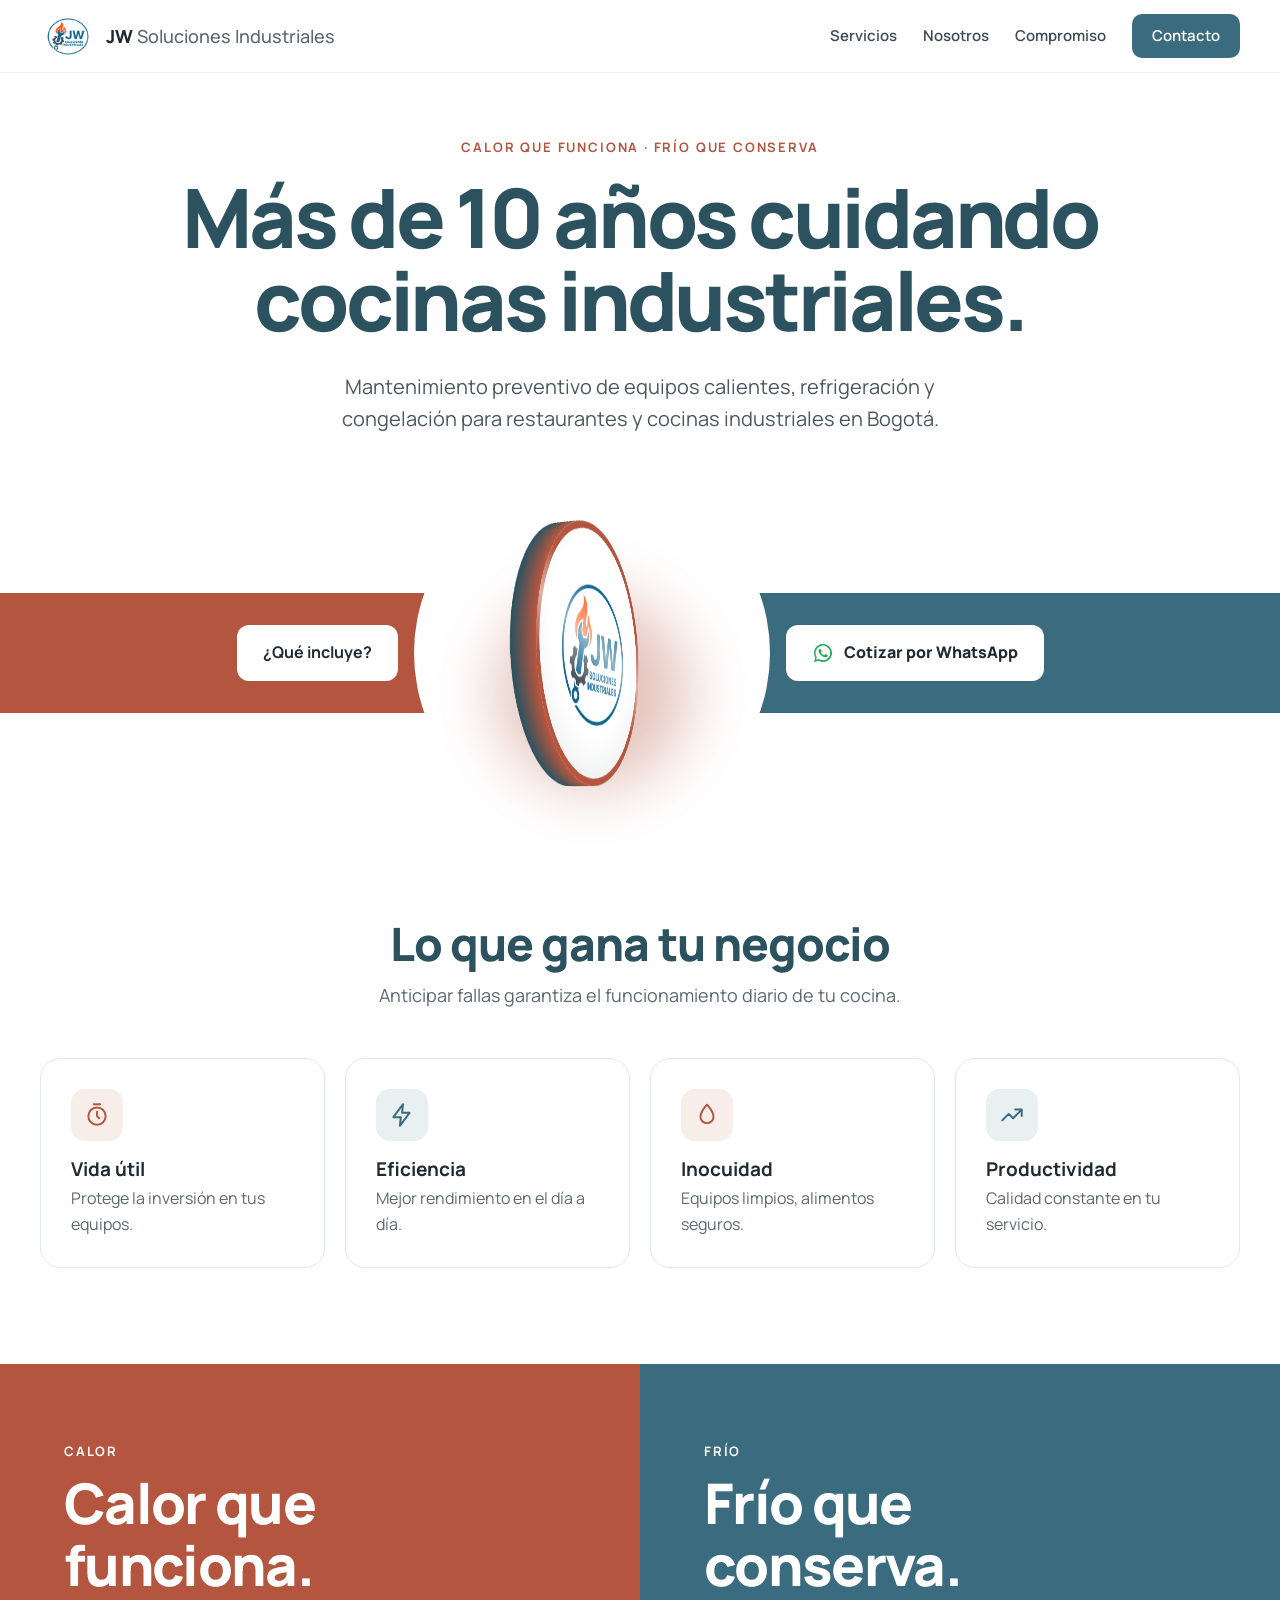
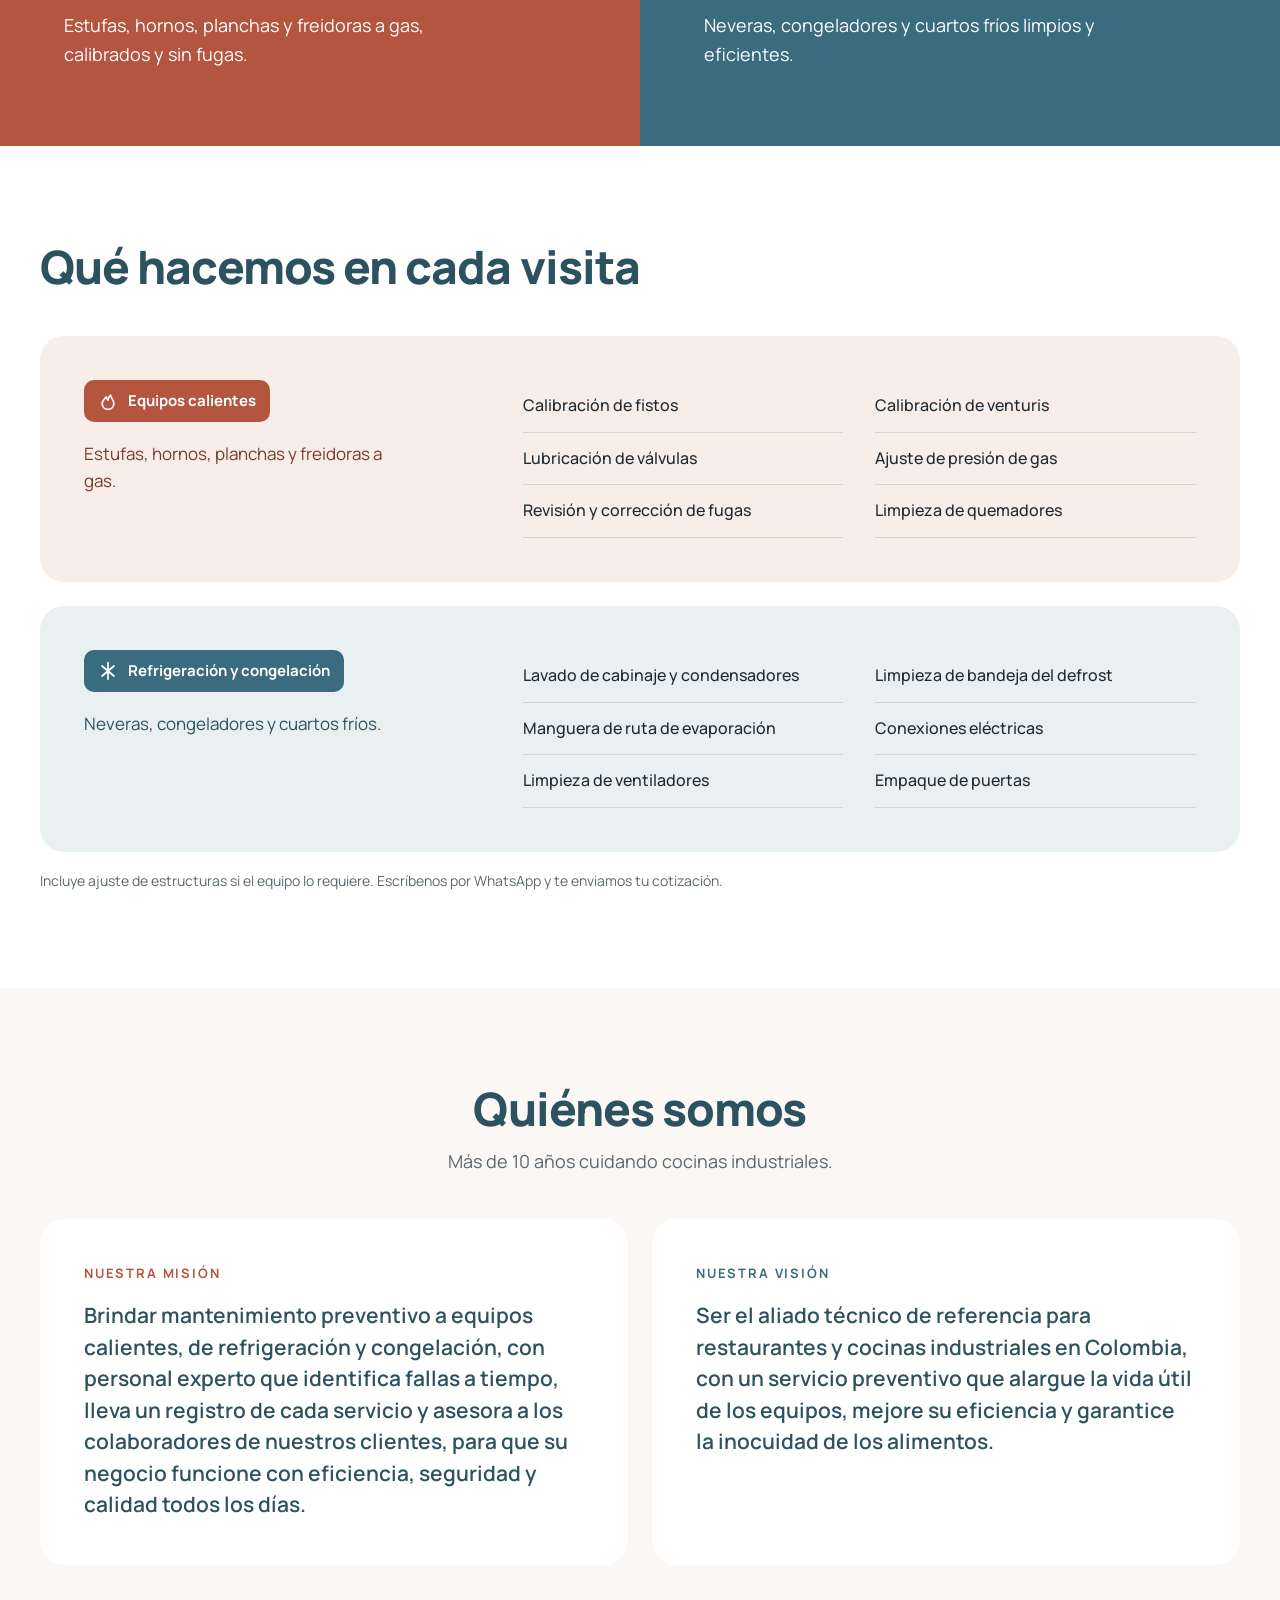
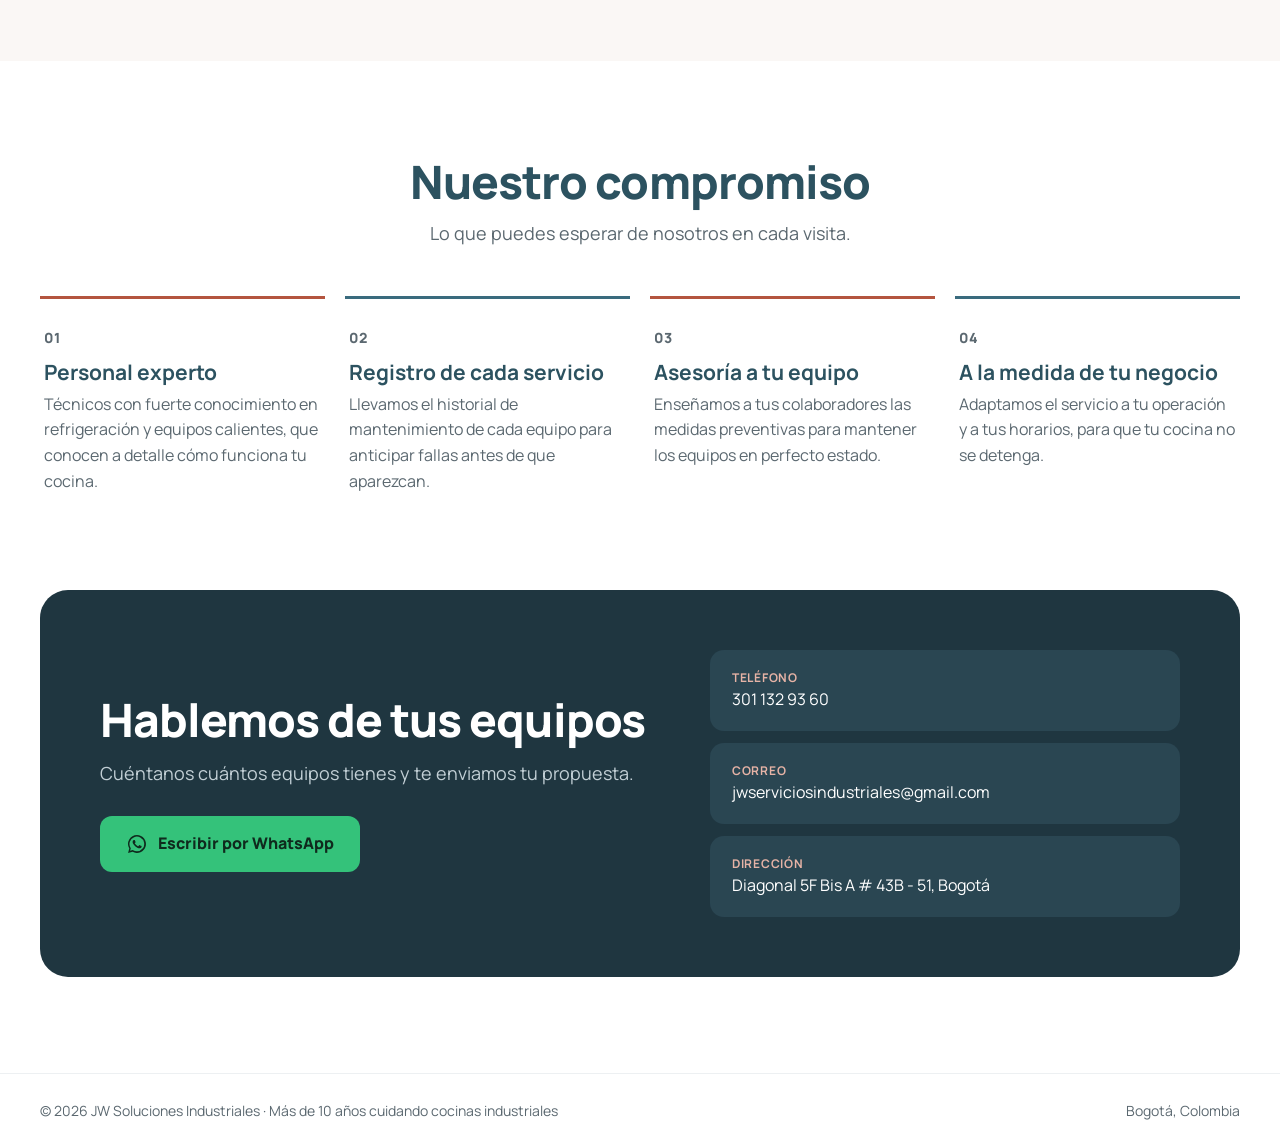
<file: index.html>
<!doctype html>
<!--
  =====================================================================
  JW Soluciones Industriales — Página web
  ---------------------------------------------------------------------
  Este archivo solo arma el "esqueleto" y carga las demás piezas:

    css/estilos.css     → diseño (colores, tamaños, espacios)
    js/modelo.js        → MODELO: datos y textos de la empresa
    js/vista.js         → VISTA: convierte los datos en HTML
    js/controlador.js   → CONTROLADOR: arranca la página y el logo 3D
    img/logo-jw.png     → logo

  Para cambiar textos o datos de contacto, edita js/modelo.js.
  =====================================================================
-->
<html lang="es">
<head>
  <meta charset="utf-8">
  <meta name="viewport" content="width=device-width, initial-scale=1">

  <!-- Información para Google y para cuando se comparte el enlace -->
  <title>JW Soluciones Industriales | Mantenimiento de equipos de cocina en Bogotá</title>
  <meta name="description" content="Más de 10 años cuidando cocinas industriales. Mantenimiento preventivo de equipos calientes, refrigeración y congelación en Bogotá.">

  <!-- Dirección oficial de la página (evita duplicados en Google) -->
  <link rel="canonical" href="https://jwsoluciones.com/">

  <!-- Vista previa al compartir el enlace (WhatsApp, Facebook, etc.) -->
  <meta property="og:type" content="website">
  <meta property="og:url" content="https://jwsoluciones.com/">
  <meta property="og:title" content="JW Soluciones Industriales | Mantenimiento de equipos de cocina en Bogotá">
  <meta property="og:description" content="Más de 10 años cuidando cocinas industriales. Mantenimiento preventivo de equipos calientes, refrigeración y congelación en Bogotá.">
  <meta property="og:image" content="https://jwsoluciones.com/img/logo-jw.png">
  <meta property="og:locale" content="es_CO">

  <!-- Ícono de la pestaña del navegador (el Controlador lo toma del Modelo) -->
  <link rel="icon" id="favicon" href="img/logo-jw.png">

  <!-- Tipografía Manrope desde Google Fonts -->
  <link rel="preconnect" href="https://fonts.googleapis.com">
  <link rel="preconnect" href="https://fonts.gstatic.com" crossorigin>
  <link href="https://fonts.googleapis.com/css2?family=Manrope:wght@400;500;600;700;800&display=swap" rel="stylesheet">

  <!-- Estilos de la página -->
  <link rel="stylesheet" href="css/estilos.css">
</head>
<body>

  <!-- Aquí la Vista dibuja toda la página -->
  <div id="app"></div>

  <!-- Mensaje solo si el navegador tiene JavaScript desactivado -->
  <noscript>
    <p class="aviso-sin-js">Para ver esta página activa JavaScript en tu navegador. Contáctanos al 301 132 93 60.</p>
  </noscript>

  <!-- Scripts en orden: primero los datos, luego la vista y al final el controlador -->
  <script src="js/modelo.js"></script>
  <script src="js/vista.js"></script>
  <script src="js/controlador.js"></script>
</body>
</html>
</file>
<file: css/estilos.css>
/* =====================================================================
   ESTILOS — JW Soluciones Industriales
   ---------------------------------------------------------------------
   Orden del archivo:
     1. Variables (colores y medidas)
     2. Base (reinicio y tipografía general)
     3. Componentes reutilizables (contenedor, botones, títulos)
     4. Secciones de la página, en el mismo orden en que aparecen
     5. Accesibilidad (movimiento reducido)
   ===================================================================== */


/* ---------------------------------------------------------------------
   1. VARIABLES
   Cambia aquí los colores de toda la página.
   --------------------------------------------------------------------- */
:root {
  /* Color cálido (línea de calor) */
  --terracota: #B4553F;
  --terracota-claro: #F7EDE9;
  --terracota-borde: #EBCFC5;
  --terracota-texto: #7A3B2B;

  /* Color frío (línea de refrigeración) */
  --petroleo: #3A6B7E;
  --petroleo-claro: #E9F0F2;
  --petroleo-borde: #C9DADF;

  /* Textos y fondos */
  --titulo: #2C5260;
  --texto: #1E2B33;
  --texto-suave: #5B6870;
  --linea: #E3E8EB;
  --fondo-suave: #FAF7F5;
  --oscuro: #1F3640;          /* fondo del bloque de contacto */
  --oscuro-tarjeta: #2A4652;

  /* WhatsApp */
  --whatsapp: #34C27A;
  --whatsapp-texto: #0F2A1D;
  --whatsapp-icono: #1FA855;

  /* Medidas */
  --ancho-maximo: 1200px;
  --radio-grande: 24px;
  --radio-medio: 14px;
}


/* ---------------------------------------------------------------------
   2. BASE
   --------------------------------------------------------------------- */
* {
  box-sizing: border-box;
  margin: 0;
  padding: 0;
}

html {
  scroll-behavior: smooth;
}

body {
  font-family: "Manrope", system-ui, sans-serif;
  color: var(--texto);
  background: #ffffff;
  line-height: 1.6;
}

img {
  max-width: 100%;
  display: block;
}

a {
  color: var(--petroleo);
}

h1,
h2,
h3 {
  line-height: 1.1;
}


/* ---------------------------------------------------------------------
   3. COMPONENTES REUTILIZABLES
   --------------------------------------------------------------------- */

/* Ancho máximo centrado con margen lateral de 24px */
.contenedor {
  width: min(var(--ancho-maximo), 100% - 48px);
  margin-inline: auto;
}

/* Espaciado vertical estándar de cada sección */
.seccion {
  padding: 96px 0;
}

.titulo-seccion {
  font-size: clamp(28px, 3.8vw, 46px);
  font-weight: 800;
  letter-spacing: -0.02em;
  color: var(--titulo);
}

.centrado {
  text-align: center;
}

.subtitulo {
  margin: 12px auto 48px;
  color: var(--texto-suave);
  font-size: 18px;
  max-width: 560px;
}

/* Botones */
.btn {
  display: inline-flex;
  align-items: center;
  gap: 10px;
  text-decoration: none;
  font-weight: 700;
  font-size: 16px;
  padding: 15px 26px;
  border-radius: 12px;
  transition: transform 0.15s, filter 0.15s;
}

.btn:hover {
  transform: translateY(-2px);
  filter: brightness(1.04);
}

.btn--blanco {
  background: #ffffff;
  color: var(--texto);
}

.btn--whatsapp {
  background: var(--whatsapp);
  color: var(--whatsapp-texto);
  font-weight: 800;
}

.btn--whatsapp svg {
  width: 22px;
  height: 22px;
  fill: currentColor;
  flex: none;
}

/* Variante blanca del botón de WhatsApp (el de arriba, junto al logo) */
.btn--whatsapp.btn--blanco {
  background: #ffffff;
  color: var(--texto);
}

.btn--whatsapp.btn--blanco svg {
  fill: var(--whatsapp-icono);
}

/* Íconos de línea (beneficios y etiquetas de servicio) */
.icono {
  width: 52px;
  height: 52px;
  border-radius: var(--radio-medio);
  display: grid;
  place-items: center;
}

.icono svg {
  width: 26px;
  height: 26px;
  fill: none;
  stroke-width: 1.8;
  stroke-linecap: round;
  stroke-linejoin: round;
}

.icono--calor { background: var(--terracota-claro); }
.icono--calor svg { stroke: var(--terracota); }
.icono--frio { background: var(--petroleo-claro); }
.icono--frio svg { stroke: var(--petroleo); }


/* ---------------------------------------------------------------------
   4. SECCIONES
   --------------------------------------------------------------------- */

/* 4.1 Encabezado fijo con menú */
.encabezado {
  position: sticky;
  top: 0;
  z-index: 20;
  background: #ffffff;
  border-bottom: 1px solid #EDF0F2;
}

.encabezado .contenedor {
  display: flex;
  flex-wrap: wrap;
  align-items: center;
  justify-content: space-between;
  gap: 12px 24px;
  padding: 14px 0;
}

.marca {
  display: flex;
  align-items: center;
  gap: 12px;
  text-decoration: none;
  color: var(--texto);
  font-weight: 800;
  font-size: 18px;
}

.marca img {
  height: 44px;
  width: auto;
}

.marca__resto {
  font-weight: 500;
  color: var(--texto-suave);
}

.menu {
  display: flex;
  flex-wrap: wrap;
  align-items: center;
  gap: 8px 26px;
  font-size: 15px;
  font-weight: 600;
}

.menu a {
  text-decoration: none;
  color: #3E4B53;
}

.menu a:hover {
  color: var(--terracota);
}

.menu .menu__contacto {
  color: #ffffff;
  background: var(--petroleo);
  padding: 10px 20px;
  border-radius: 10px;
}

.menu .menu__contacto:hover {
  color: #ffffff;
  filter: brightness(1.1);
}

/* 4.2 Portada: frase corta + título + introducción */
.portada {
  text-align: center;
  padding: 64px 0 0;
}

.portada__frase {
  font-size: 13px;
  font-weight: 700;
  letter-spacing: 0.14em;
  text-transform: uppercase;
  color: var(--terracota);
  margin-bottom: 18px;
}

.portada__titulo {
  font-size: clamp(38px, 6.4vw, 88px);
  font-weight: 800;
  letter-spacing: -0.04em;
  line-height: 1.02;
  color: var(--titulo);
  max-width: 1000px;
  margin-inline: auto;
}

.portada__intro {
  margin: 28px auto 0;
  font-size: clamp(17px, 2vw, 20px);
  color: #4A575F;
  max-width: 620px;
}

/* 4.3 Franja de dos colores con el logo 3D al centro */
.franja {
  position: relative;
  margin-top: 48px;
}

.franja::before,
.franja::after {
  content: "";
  position: absolute;
  top: 50%;
  width: 50%;
  height: 120px;
  transform: translateY(-50%);
}

.franja::before { left: 0; background: var(--terracota); }
.franja::after { right: 0; background: var(--petroleo); }

.franja .contenedor {
  position: relative;
  z-index: 1;
  display: flex;
  flex-wrap: wrap;
  justify-content: center;
  align-items: center;
  gap: 24px;
}

/* Logo 3D: una "moneda" con canto de colores que gira */
.moneda-marco {
  background: #ffffff;
  border-radius: 50%;
  padding: 20px;
  box-shadow: 0 0 0 8px #ffffff;
}

.moneda {
  --tam: min(300px, 64vw);
  width: var(--tam);
  height: var(--tam);
  position: relative;
  display: block;
  border: 0;
  padding: 0;
  background: transparent;
  cursor: grab;
  perspective: 1100px;
}

.moneda:focus-visible {
  outline: 3px solid var(--petroleo);
  outline-offset: 6px;
  border-radius: 50%;
}

.moneda__brillo {
  position: absolute;
  inset: 14%;
  border-radius: 50%;
  background: var(--terracota);
  opacity: 0.35;
  filter: blur(34px);
  transform: translateY(18%) scale(0.9);
}

.moneda__cuerpo {
  position: absolute;
  inset: 0;
  transform-style: preserve-3d;
  will-change: transform;
}

/* Cada capa del canto se crea desde js/controlador.js */
.moneda__capa {
  position: absolute;
  inset: 6%;
  border-radius: 50%;
}

.moneda__cara {
  position: absolute;
  inset: 6%;
  border-radius: 50%;
  background: #ffffff;
  display: grid;
  place-items: center;
  overflow: hidden;
  backface-visibility: hidden;
  box-shadow: inset 0 0 0 7px var(--terracota), inset 0 -18px 40px rgba(20, 33, 43, 0.08);
}

.moneda__cara img { width: 80%; height: auto; }
.moneda__cara--atras { transform: translateZ(-26px) rotateY(180deg); }
.moneda__cara--frente { transform: translateZ(1px); }

.moneda__reflejo {
  position: absolute;
  inset: 0;
  border-radius: 50%;
  pointer-events: none;
}

/* 4.4 Beneficios */
.beneficios__grid {
  display: grid;
  grid-template-columns: repeat(auto-fit, minmax(240px, 1fr));
  gap: 20px;
}

.tarjeta {
  border: 1px solid var(--linea);
  border-radius: 20px;
  padding: 30px;
}

.tarjeta h3 {
  margin: 18px 0 6px;
  font-size: 19px;
  font-weight: 700;
}

.tarjeta p {
  color: var(--texto-suave);
}

/* 4.5 Paneles de Calor y Frío */
.paneles {
  display: flex;
  flex-wrap: wrap;
}

.panel {
  flex: 1 1 420px;
  min-width: 0;
  color: #ffffff;
  padding: clamp(40px, 6vw, 88px) clamp(24px, 5vw, 72px);
}

.panel--calor { background: var(--terracota); }
.panel--frio { background: var(--petroleo); }

.panel__etiqueta {
  display: block;
  font-weight: 700;
  font-size: 13px;
  letter-spacing: 0.14em;
  margin-bottom: 10px;
}

.panel h2 {
  font-size: clamp(34px, 4.4vw, 56px);
  font-weight: 800;
  letter-spacing: -0.03em;
  margin-bottom: 16px;
}

.panel p {
  font-size: 18px;
  max-width: 420px;
}

/* 4.6 Qué hacemos en cada visita */
.servicios__lista {
  display: grid;
  gap: 24px;
  margin-top: 44px;
}

.servicio {
  display: flex;
  flex-wrap: wrap;
  gap: 32px;
  border-radius: var(--radio-grande);
  padding: clamp(24px, 4vw, 44px);
}

.servicio--calor { background: var(--terracota-claro); }
.servicio--frio { background: var(--petroleo-claro); }

.servicio__info {
  flex: 1 1 280px;
  min-width: 0;
}

.servicio__etiqueta {
  display: inline-flex;
  align-items: center;
  gap: 10px;
  color: #ffffff;
  padding: 9px 14px;
  border-radius: 10px;
  font-weight: 700;
  font-size: 15px;
}

.servicio__etiqueta svg {
  width: 20px;
  height: 20px;
  fill: none;
  stroke: #ffffff;
  stroke-width: 2;
  stroke-linecap: round;
  stroke-linejoin: round;
}

.servicio--calor .servicio__etiqueta { background: var(--terracota); }
.servicio--frio .servicio__etiqueta { background: var(--petroleo); }

.servicio__descripcion {
  margin-top: 18px;
  font-size: 17px;
  max-width: 300px;
}

.servicio--calor .servicio__descripcion { color: var(--terracota-texto); }
.servicio--frio .servicio__descripcion { color: var(--titulo); }

.servicio__tareas {
  flex: 2 1 420px;
  min-width: 0;
  list-style: none;
  display: grid;
  grid-template-columns: repeat(auto-fit, minmax(240px, 1fr));
  gap: 0 32px;
}

.servicio__tareas li {
  padding: 13px 0;
  font-size: 16px;
  font-weight: 500;
}

.servicio--calor li { border-bottom: 1px solid var(--terracota-borde); }
.servicio--frio li { border-bottom: 1px solid var(--petroleo-borde); }

.servicios__nota {
  margin-top: 18px;
  font-size: 14px;
  color: var(--texto-suave);
}

/* 4.7 Quiénes somos: misión y visión */
.nosotros {
  background: var(--fondo-suave);
}

.nosotros__grid {
  display: grid;
  grid-template-columns: repeat(auto-fit, minmax(320px, 1fr));
  gap: 24px;
  margin-top: 44px;
}

.nosotros__tarjeta {
  background: #ffffff;
  border-radius: var(--radio-grande);
  padding: clamp(28px, 4vw, 44px);
}

.nosotros__etiqueta {
  display: block;
  font-size: 13px;
  font-weight: 700;
  letter-spacing: 0.14em;
  margin-bottom: 16px;
}

.nosotros__tarjeta--calor .nosotros__etiqueta { color: var(--terracota); }
.nosotros__tarjeta--frio .nosotros__etiqueta { color: var(--petroleo); }

.nosotros__tarjeta p {
  font-size: clamp(18px, 2vw, 21px);
  font-weight: 600;
  line-height: 1.5;
  color: var(--titulo);
}

/* 4.8 Nuestro compromiso */
.compromiso__grid {
  display: grid;
  grid-template-columns: repeat(auto-fit, minmax(250px, 1fr));
  gap: 20px;
}

.compromiso {
  border-top: 3px solid var(--terracota);
  padding: 26px 4px 0;
}

/* Alterna terracota y azul petróleo */
.compromiso:nth-child(even) {
  border-top-color: var(--petroleo);
}

.compromiso__numero {
  font-size: 14px;
  font-weight: 800;
  letter-spacing: 0.1em;
  color: var(--texto-suave);
}

.compromiso h3 {
  margin: 10px 0 8px;
  font-size: 21px;
  font-weight: 700;
  color: var(--titulo);
}

.compromiso p {
  color: var(--texto-suave);
}

/* 4.9 Contacto */
.contacto {
  padding-top: 0;
}

.contacto__caja {
  background: var(--oscuro);
  color: #ffffff;
  border-radius: 28px;
  padding: clamp(32px, 5vw, 60px);
  display: flex;
  flex-wrap: wrap;
  gap: 40px;
  align-items: center;
  justify-content: space-between;
}

.contacto__texto {
  flex: 1 1 420px;
  min-width: 0;
}

.contacto__texto h2 {
  font-size: clamp(30px, 3.8vw, 46px);
  font-weight: 800;
  letter-spacing: -0.02em;
  margin-bottom: 14px;
}

.contacto__texto p {
  font-size: 18px;
  color: #C2CFD5;
  margin-bottom: 28px;
}

.contacto__datos {
  flex: 1 1 320px;
  min-width: 0;
  display: grid;
  gap: 12px;
}

.dato {
  display: block;
  color: #ffffff;
  text-decoration: none;
  background: var(--oscuro-tarjeta);
  border-radius: var(--radio-medio);
  padding: 18px 22px;
  word-break: break-word;
}

.dato__etiqueta {
  display: block;
  color: #E6B3A6;
  font-size: 12px;
  font-weight: 700;
  letter-spacing: 0.06em;
}

a.dato:hover {
  filter: brightness(1.15);
}

/* 4.10 Pie de página */
.pie {
  border-top: 1px solid #EDF0F2;
}

.pie .contenedor {
  display: flex;
  flex-wrap: wrap;
  justify-content: space-between;
  gap: 12px;
  padding: 26px 0;
  color: var(--texto-suave);
  font-size: 14px;
}

/* Aviso si JavaScript está desactivado */
.aviso-sin-js {
  padding: 24px;
  text-align: center;
}


/* ---------------------------------------------------------------------
   5. ACCESIBILIDAD
   Si el usuario pidió menos animaciones en su sistema, las quitamos.
   --------------------------------------------------------------------- */
@media (prefers-reduced-motion: reduce) {
  html { scroll-behavior: auto; }
  .btn { transition: none; }
}
</file>
